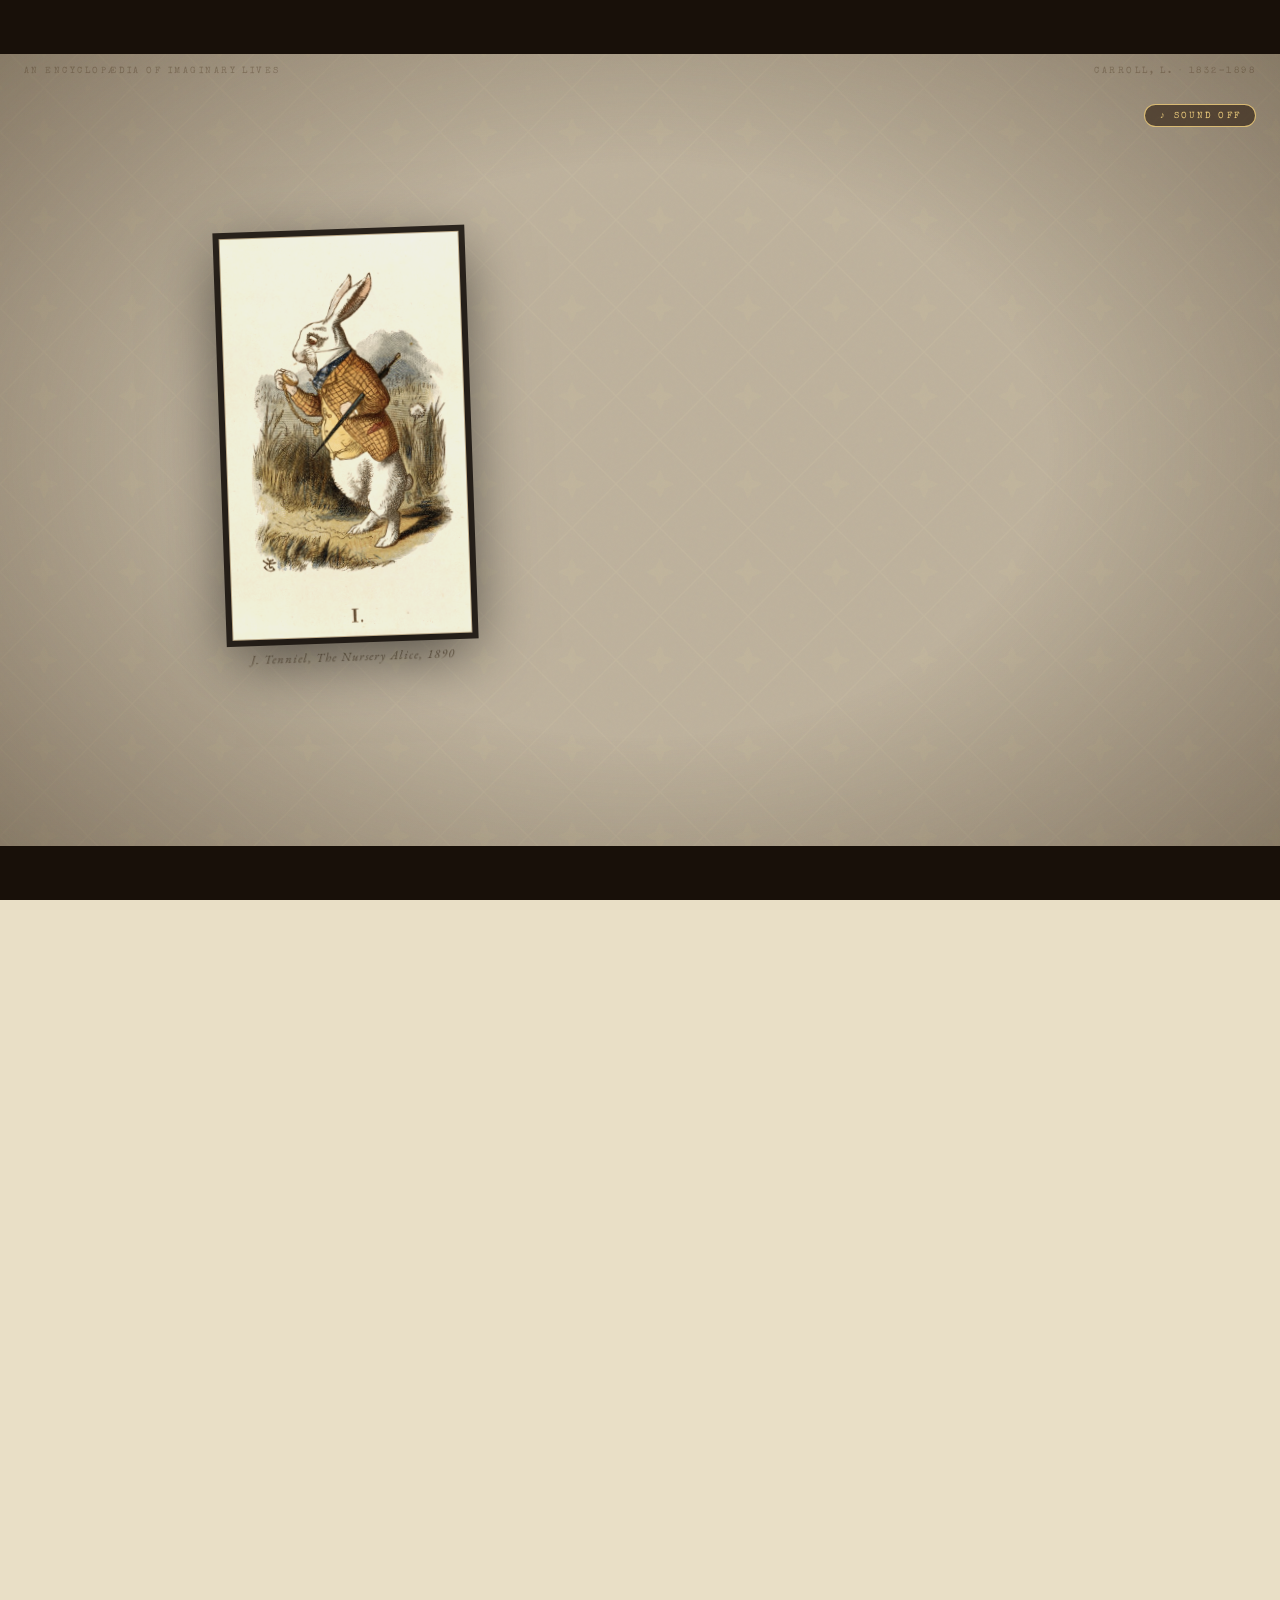
<file: index.html>
<!doctype html>
<html lang="en">
  <head>
    <meta charset="UTF-8" />
    <meta name="viewport" content="width=device-width, initial-scale=1.0" />

    <title>alice, interrupted</title>
    <meta name="description" content="An interactive scroll-driven fall down Lewis Carroll's rabbit hole, built in Three.js — and the strange neuroscience of why a one-second fall can feel like it lasted forever." />
    <meta name="author" content="drunkcaterpillar" />
    <meta name="keywords" content="Alice in Wonderland, rabbit hole, interactive, scrollytelling, Three.js, WebGL, time perception, creative coding, Lewis Carroll" />
    <link rel="canonical" href="https://drunkcaterpillar.github.io/alice-interrupted/" />
    <meta name="theme-color" content="#0a0705" />

    <!-- social share cards -->
    <meta property="og:type" content="website" />
    <meta property="og:site_name" content="alice, interrupted" />
    <meta property="og:title" content="alice, interrupted — fall down the rabbit hole" />
    <meta property="og:description" content="An interactive Three.js fall down the rabbit hole, and the neuroscience of why a one-second fall feels like forever. Scroll, sound on." />
    <meta property="og:url" content="https://drunkcaterpillar.github.io/alice-interrupted/" />
    <meta property="og:image" content="https://drunkcaterpillar.github.io/alice-interrupted/media/og-image.jpg" />
    <meta property="og:image:alt" content="Looking down a glowing amber rabbit-hole tunnel full of floating Victorian objects." />
    <meta name="twitter:card" content="summary_large_image" />
    <meta name="twitter:title" content="alice, interrupted — fall down the rabbit hole" />
    <meta name="twitter:description" content="An interactive Three.js fall down the rabbit hole, and the neuroscience of why a one-second fall feels like forever." />
    <meta name="twitter:image" content="https://drunkcaterpillar.github.io/alice-interrupted/media/og-image.jpg" />

    <link rel="icon" href="favicon.svg" />
    <link rel="preconnect" href="https://fonts.googleapis.com" />
    <link rel="preconnect" href="https://fonts.gstatic.com" crossorigin />
    <link rel="stylesheet" href="style.css" />

    <script type="application/ld+json">
      {
        "@context": "https://schema.org",
        "@type": "CreativeWork",
        "name": "alice, interrupted",
        "headline": "alice, interrupted — fall down the rabbit hole",
        "description": "An interactive scroll-driven fall down Lewis Carroll's rabbit hole, built in Three.js, and the neuroscience of why a one-second fall can feel like it lasted forever.",
        "url": "https://drunkcaterpillar.github.io/alice-interrupted/",
        "image": "https://drunkcaterpillar.github.io/alice-interrupted/media/og-image.jpg",
        "author": { "@type": "Person", "name": "drunkcaterpillar" },
        "keywords": "Alice in Wonderland, rabbit hole, Three.js, WebGL, time perception, interactive",
        "inLanguage": "en"
      }
    </script>
  </head>
  <body>
    <div class="scroll-runway" id="runway"></div>

    <!-- rough/torn edges for the paper cards -->
    <svg width="0" height="0" style="position: absolute" aria-hidden="true">
      <filter id="paper-torn" x="-8%" y="-8%" width="116%" height="116%">
        <feTurbulence type="fractalNoise" baseFrequency="0.012 0.016" numOctaves="3" seed="7" result="n" />
        <feDisplacementMap in="SourceGraphic" in2="n" scale="14" xChannelSelector="R" yChannelSelector="G" />
      </filter>
      <filter id="paper-torn-sm" x="-12%" y="-12%" width="124%" height="124%">
        <feTurbulence type="fractalNoise" baseFrequency="0.02 0.03" numOctaves="3" seed="3" result="n" />
        <feDisplacementMap in="SourceGraphic" in2="n" scale="9" xChannelSelector="R" yChannelSelector="G" />
      </filter>
    </svg>

    <!-- painted layers -->
    <canvas id="bg-canvas"></canvas>
    <canvas id="fx-canvas"></canvas>


    <!-- cinematic dressing -->
    <div class="cbar top"></div>
    <div class="cbar bot"></div>
    <div class="grain"></div>
    <div class="vignette"></div>

    <!-- corner labels -->
    <div class="corner tl">An Encyclopædia of Imaginary Lives</div>
    <div class="corner tr">Carroll, L. &middot; 1832–1898</div>

    <!-- opening: a dry reference entry you fall straight through -->
    <div class="refpage" id="refpage">
      <article class="ref-sheet">
        <div class="ref-stamp">a faithful account<br>of a falling brain</div>
        <div class="ref-runhead">
          <span>An Encyclop&aelig;dia of Imaginary Lives</span><span>Vol. III &middot; Carroll&ndash;Cheshire</span>
        </div>
        <div class="ref-note">first edition,<br>1865</div>
        <h1 class="ref-title">Carroll, Lewis</h1>
        <div class="ref-pron">
          /&#712;k&aelig;r&#601;l/ &middot; pseudonym of <em>Charles Lutwidge Dodgson</em>, 1832&ndash;1898
        </div>
        <div class="ref-rule"><span>&#10086;</span></div>
        <div class="ref-cols">
          <div class="ref-body">
            <p class="ref-lead"><span class="dropcap">E</span>nglish author, mathematician and
            logician, chiefly remembered for the children's novel <em>Alice's Adventures in
            Wonderland</em> (1865).<sup>[1]</sup> The book is conventionally read as nonsense,
            its episodes valued for invention rather than accuracy.<sup>[2]</sup></p>

            <h2 class="ref-h2">Down the Rabbit-Hole</h2>
            <p>The narrative opens as the protagonist follows a waistcoated rabbit and descends
            a vertical shaft of indeterminate depth. The passage is notable for its handling of
            <em>subjective duration</em>: the falling child examines cupboards, shelves and an
            empty marmalade jar wholly at her leisure.<sup>[3]</sup></p>

            <p>For more than a century this was filed under whimsy. <span class="ref-faint">A
            later cross-reference would file it elsewhere.</span><sup>[4]</sup></p>
          </div>

          <aside class="ref-box">
            <div class="rb-head">Carroll, Lewis</div>
            <dl>
              <dt>Born</dt><dd>27 January 1832, Daresbury</dd>
              <dt>Died</dt><dd>14 January 1898 (aged 65)</dd>
              <dt>Pen name</dt><dd>Lewis Carroll</dd>
              <dt>Occupation</dt><dd>Author; mathematician</dd>
              <dt>Notable work</dt><dd><em>Alice's Adventures<br>in Wonderland</em>, 1865</dd>
              <dt>Subject of</dt><dd>this entry, briefly</dd>
            </dl>
          </aside>
        </div>
        <div class="ref-foot">
          <span class="ref-loading">fetching plates&hellip;</span>
          <span class="ref-cue">scroll &middot; sound on</span>
        </div>
      </article>
    </div>

    <!-- the title card you fall through -->
    <div class="dive-line" id="dive-line">
      <div class="dl-card">
        <div class="dl-title">alice, interrupted</div>
        <div class="dl-rule"><span>&#10086;</span></div>
        <div class="dl-quote">&lsquo;In another moment down went Alice after it,<br>never once considering how in the world<br>she was to get out again.&rsquo;</div>
        <div class="dl-attr">Lewis Carroll &middot; Down the Rabbit-Hole &middot; 1865</div>
        <div class="dl-cue">
          <span class="dl-sound">&#9834;&ensp;turn your sound on &mdash; the button, top-right&ensp;&#8599;</span>
          <span>&#8595;&ensp;scroll to fall</span>
          <span>&#10022;&ensp;reach for whatever glints &mdash; hold to lift it, drag to turn it over</span>
        </div>
      </div>
    </div>

    <!-- white rabbit plate (tenniel, 1890, public domain) -->
    <div class="rabbit-plate" id="rabbit-plate">
      <img src="media/white-rabbit.jpg" alt="The White Rabbit, by John Tenniel" />
      <div class="rp-caption">J. Tenniel, <em>The Nursery Alice</em>, 1890</div>
    </div>

    <!-- hero text -->
    <div class="text-layer">
      <div class="hero" id="hero"></div>
      <div class="sub" id="sub"></div>
    </div>

    <!-- memory caption cards -->
    <div class="memcard left" id="mc-left"><div class="mc-inner" id="mcl-inner"></div></div>
    <div class="memcard right" id="mc-right"><div class="mc-inner" id="mcr-inner"></div></div>

    <!-- hud -->
    <div class="hud-timer" id="hud-timer">
      <div class="hud-val" id="timer-val">0.00s</div>
      <div class="hud-label">elapsed</div>
      <div class="hud-val hud-depth" id="depth-val">0 mi</div>
      <div class="hud-label">fallen · by her estimate</div>
    </div>
    <div class="hud-mem" id="hud-mem">
      <div class="hud-val" id="mem-val">0</div>
      <div class="hud-label">memories written</div>
    </div>

    <!-- scroll prompt -->
    <div class="scroll-prompt" id="scroll-prompt">
      <span>scroll</span>
      <div class="scroll-arrow"></div>
    </div>

    <!-- sound toggle -->
    <button class="sound-toggle" id="sound-toggle" aria-label="toggle sound">
      <span class="st-icon">&#9834;</span><span class="st-state">sound off</span>
    </button>

    <!-- finale: the bottom of the fall, and the door out -->
    <div class="finale" id="finale">
      <div class="finale-inner" id="finale-inner">
        <div class="fin-sheet">
          <div class="fin-rule"><span>&#10086;</span></div>
          <p class="fin-lede" data-fin="0">
            &lsquo;Either the well was very deep,<br>or she fell very slowly.&rsquo;
          </p>
          <p class="fin-turn" data-fin="1">
            Carroll wrote that in 1865 and called it a children&rsquo;s story.<br>
            A hundred and forty years later, a neuroscientist dropped<br>
            people off a tower and found the mechanism.
          </p>
        </div>

        <!-- the second door — a real carved doorway, the way out -->
        <a class="door" id="door" href="faq.html" data-fin="2" aria-label="step through, read on">
          <span class="door-img">
            <span class="door-within"><span class="door-step">step through &rarr;</span></span>
            <span class="door-gate left"></span>
            <span class="door-gate right"></span>
          </span>
          <span class="door-cite">
            <span class="dc-num">[4]</span> Stetson, Fiesta &amp; Eagleman,
            <em>&ldquo;Does Time Really Slow Down&hellip;&rdquo;</em>
          </span>
        </a>

        <div class="fin-foot" data-fin="2">
          <a href="#" id="again-link">fall again &#8635;</a>
          <span class="fb-sep">&middot;</span>
          <a href="#" id="share-link">share &#8599;</a>
        </div>
      </div>
    </div>

    <script src="effects.js"></script>
    <script src="audio.js"></script>
    <script src="engine.js"></script>
    <script type="module" src="wormhole.js"></script>
    <script type="module" src="rabbit.js"></script>
  </body>
</html>
</file>
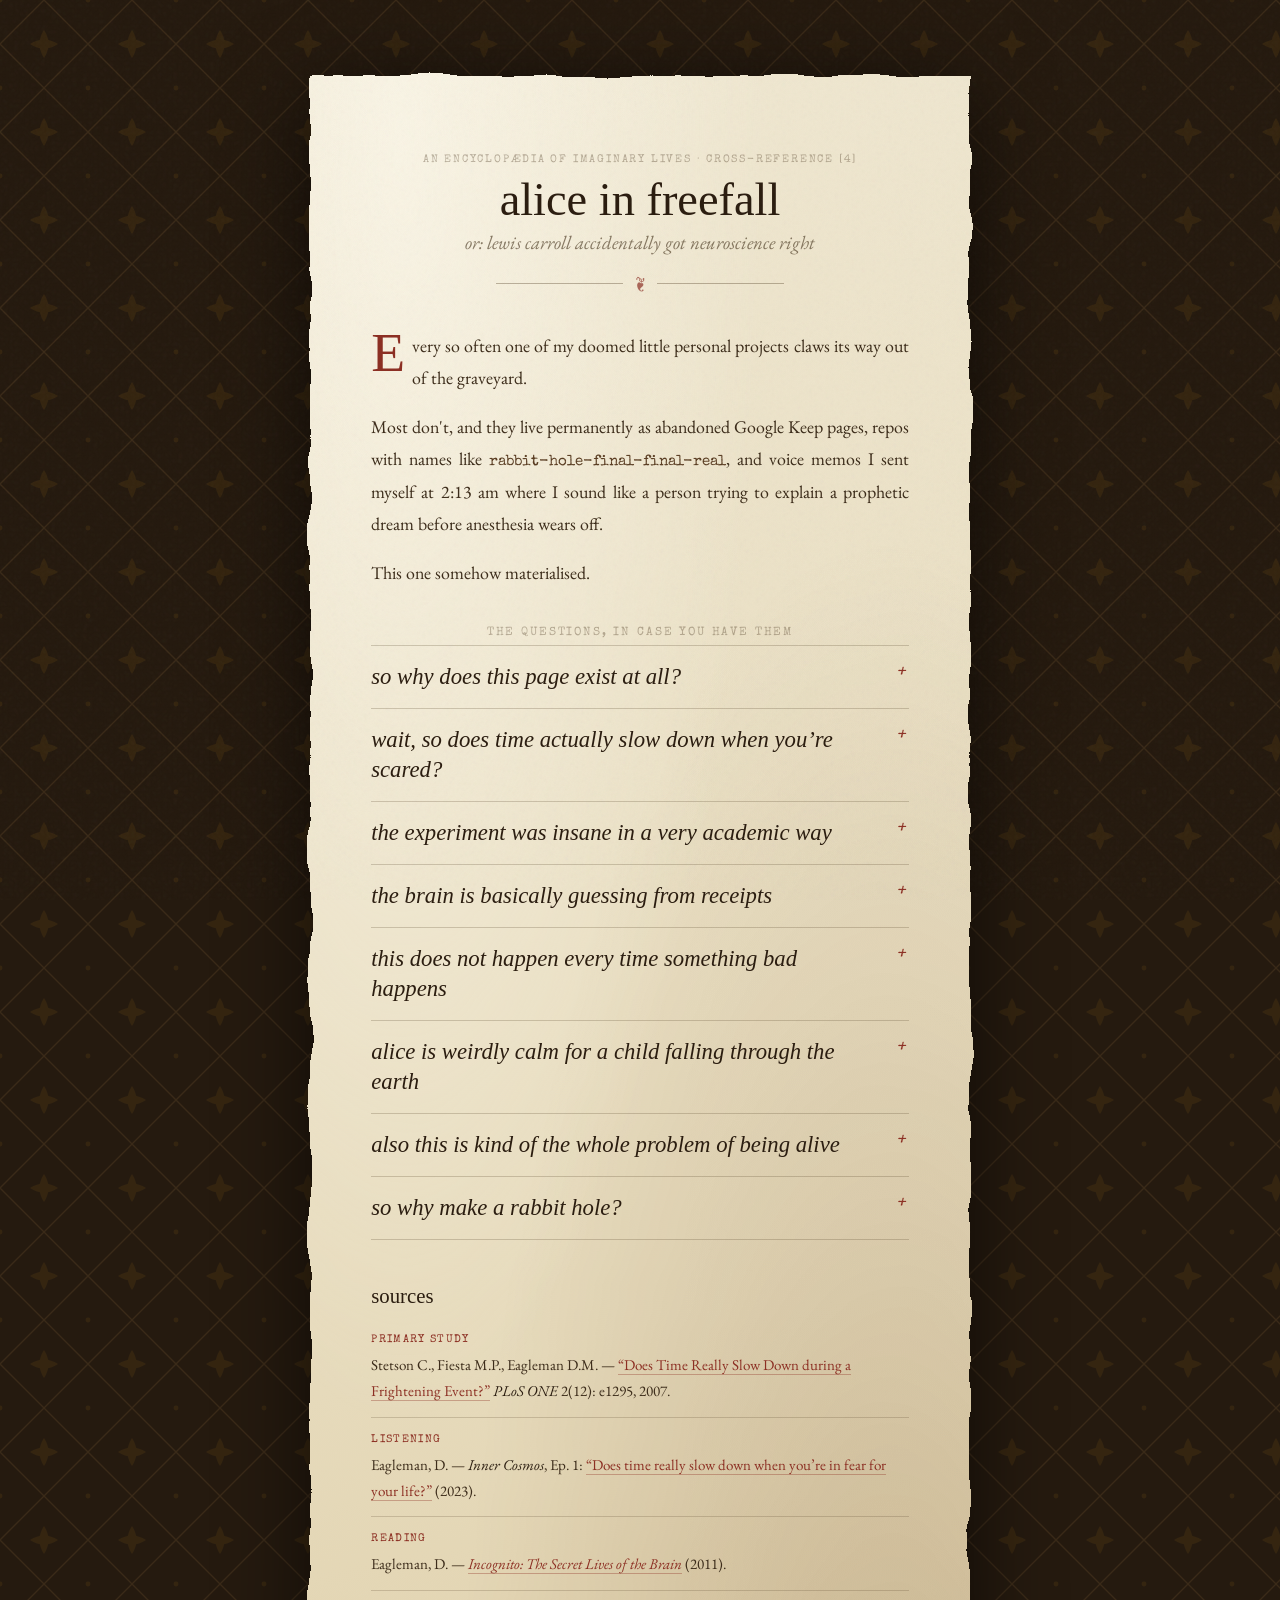
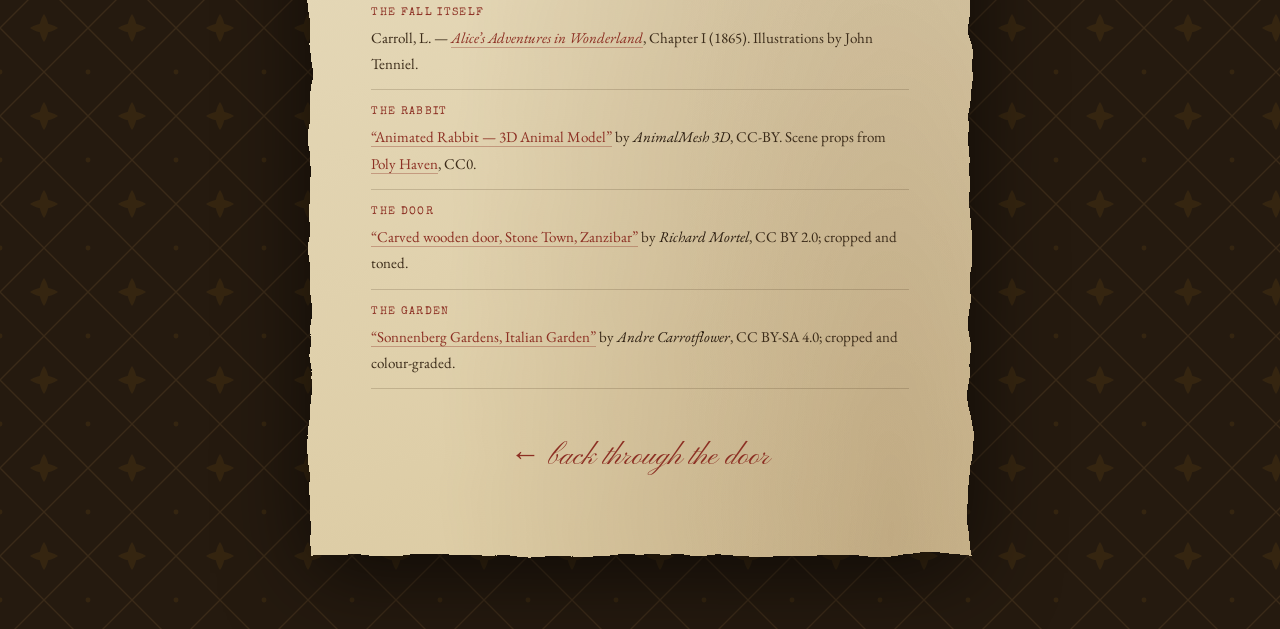
<file: faq.html>
<!doctype html>
<html lang="en">
  <head>
    <meta charset="UTF-8" />
    <meta name="viewport" content="width=device-width, initial-scale=1.0" />
    <title>alice in freefall</title>
    <meta
      name="description"
      content="Why a one-second fall can feel like minutes — fear, attention, memory, and how Lewis Carroll wrote Alice's rabbit-hole fall 140 years before the neuroscience caught up."
    />
    <meta name="author" content="drunkcaterpillar" />
    <link rel="canonical" href="https://drunkcaterpillar.github.io/alice-interrupted/faq.html" />
    <meta name="theme-color" content="#1d140b" />
    <meta property="og:type" content="article" />
    <meta property="og:site_name" content="alice, interrupted" />
    <meta property="og:title" content="Alice in Freefall — the neuroscience of a long fall" />
    <meta property="og:description" content="Why a one-second fall can feel like minutes — fear, attention, memory, and how Lewis Carroll guessed it in 1865." />
    <meta property="og:url" content="https://drunkcaterpillar.github.io/alice-interrupted/faq.html" />
    <meta property="og:image" content="https://drunkcaterpillar.github.io/alice-interrupted/media/og-image.jpg" />
    <meta name="twitter:card" content="summary_large_image" />
    <link rel="icon" href="favicon.svg" />
    <link rel="stylesheet" href="style.css" />
    <style>
      body {
        overflow: auto;
        background:
          var(--damask) repeat,
          #1d140b;
        color: #36281a;
      }
      .deep {
        position: relative;
        max-width: 40rem;
        margin: clamp(2.5rem, 7vw, 6rem) auto;
        padding: clamp(2.4rem, 5vw, 4rem) clamp(1.8rem, 4.5vw, 3.2rem);
        font-family: "IM Fell English", "EB Garamond", Georgia, serif;
        /* step through the door and the page flips open like a book */
        transform-origin: left center;
        backface-visibility: hidden;
        animation: book-open 1.4s cubic-bezier(0.33, 0, 0.2, 1) both;
      }
      @keyframes book-open {
        0% {
          transform: perspective(1600px) rotateY(-100deg);
          opacity: 0;
          filter: brightness(0.28);
        }
        22% {
          opacity: 0;
        }
        100% {
          transform: perspective(1600px) rotateY(0deg);
          opacity: 1;
          filter: brightness(1);
        }
      }
      @media (prefers-reduced-motion: reduce) {
        .deep {
          animation: none;
        }
      }
      .deep::before {
        content: "";
        position: absolute;
        inset: -14px -10px;
        z-index: -1;
        background:
          radial-gradient(
            ellipse at 14% 3%,
            rgba(255, 252, 242, 0.6),
            transparent 45%
          ),
          radial-gradient(
            ellipse at 88% 99%,
            rgba(120, 84, 44, 0.28),
            transparent 55%
          ),
          linear-gradient(170deg, #efe7d1, #e6dabb 60%, #dccba3);
        filter: url(#paper-torn) drop-shadow(0 18px 42px rgba(0, 0, 0, 0.6));
      }
      .deep-kicker {
        font-family: "Special Elite", monospace;
        font-size: clamp(0.56rem, 1.4vw, 0.7rem);
        letter-spacing: 0.16em;
        text-transform: uppercase;
        color: var(--ink-faint);
        text-align: center;
      }
      .deep h1 {
        font-family: "IM Fell English SC", serif;
        font-weight: 400;
        font-size: clamp(1.9rem, 5.6vw, 2.9rem);
        text-align: center;
        line-height: 1.08;
        color: #2b1d10;
        margin: 0.6rem 0 0.3rem;
      }
      .deep-dek {
        text-align: center;
        font-style: italic;
        font-size: clamp(0.95rem, 2.2vw, 1.18rem);
        color: var(--ink-dim);
      }
      .deep-rule {
        display: flex;
        align-items: center;
        gap: 0.8rem;
        width: min(18rem, 86%);
        margin: 1.3rem auto 2.4rem;
        color: rgba(140, 47, 35, 0.7);
        border: none;
      }
      .deep-rule::before,
      .deep-rule::after {
        content: "";
        flex: 1;
        height: 1px;
        background: rgba(70, 50, 25, 0.34);
      }
      .deep-rule span {
        font-size: 1rem;
        line-height: 1;
      }
      .deep p {
        font-size: clamp(1rem, 2vw, 1.12rem);
        line-height: 1.78;
        color: #3c2c1a;
        margin-bottom: 1.1rem;
        text-align: justify;
        hyphens: auto;
      }
      .deep p em,
      .faq-body em {
        color: var(--accent);
        font-style: italic;
      }
      .deep code,
      .faq-body code {
        font-family: "Special Elite", monospace;
        font-size: 0.84em;
        color: #5a3d22;
      }
      .lede:first-letter {
        font-family: "IM Fell English SC", serif;
        float: left;
        font-size: 3.1em;
        line-height: 0.7;
        padding: 0.06em 0.12em 0 0;
        color: var(--accent);
      }

      .faq-intro {
        font-family: "Special Elite", monospace;
        font-size: 0.72rem;
        text-transform: uppercase;
        letter-spacing: 0.16em;
        color: var(--ink-faint);
        text-align: center;
        margin: 2.4rem 0 0.4rem;
      }
      .faq {
        border-bottom: 1px solid rgba(70, 50, 25, 0.22);
      }
      .faq:first-of-type {
        border-top: 1px solid rgba(70, 50, 25, 0.22);
      }
      .faq summary {
        cursor: pointer;
        list-style: none;
        position: relative;
        padding: 1rem 2.2rem 1rem 0;
        font-family: "IM Fell English", serif;
        font-style: italic;
        font-size: clamp(1.1rem, 2.5vw, 1.42rem);
        line-height: 1.32;
        color: #2b1d10;
        transition: color 0.25s;
      }
      .faq summary::-webkit-details-marker {
        display: none;
      }
      .faq summary::after {
        content: "+";
        position: absolute;
        right: 0.25rem;
        top: 0.95rem;
        font-family: "Special Elite", monospace;
        font-size: 1.15rem;
        color: var(--accent);
      }
      .faq[open] summary::after {
        content: "\2013";
      }
      .faq summary:hover {
        color: var(--accent);
      }
      .faq-body {
        padding: 0.2rem 0 0.9rem;
      }
      .faq-body p {
        font-size: clamp(1rem, 2vw, 1.12rem);
        line-height: 1.78;
        color: #3c2c1a;
        margin-bottom: 1.1rem;
        text-align: justify;
        hyphens: auto;
      }
      .faq-body p:last-child {
        margin-bottom: 0;
      }

      .src-head {
        font-family: "IM Fell English SC", serif;
        font-weight: 400;
        font-size: clamp(1.05rem, 2.4vw, 1.3rem);
        color: #2b1d10;
        margin: 2.8rem 0 0.6rem;
      }
      .src {
        list-style: none;
        padding: 0;
      }
      .src li {
        font-size: 0.94rem;
        line-height: 1.75;
        color: #3c2c1a;
        padding: 0.75rem 0;
        border-bottom: 1px solid rgba(70, 50, 25, 0.2);
        text-align: left;
      }
      .src .s-tag {
        font-family: "Special Elite", monospace;
        font-size: 0.7rem;
        text-transform: uppercase;
        letter-spacing: 0.12em;
        color: var(--accent);
        display: block;
        margin-bottom: 0.15rem;
      }
      .src em {
        font-style: italic;
        color: #2b1d10;
      }
      .src a {
        color: var(--accent);
        text-decoration: none;
        border-bottom: 1px solid rgba(140, 47, 35, 0.35);
        transition:
          color 0.25s,
          border-color 0.25s;
      }
      .src a em {
        color: inherit;
      }
      .src a:hover {
        color: #2b1d10;
        border-color: #2b1d10;
      }
      .back {
        display: block;
        text-align: center;
        margin-top: 3rem;
        font-family: "Pinyon Script", cursive;
        font-size: clamp(1.4rem, 3.4vw, 1.9rem);
        color: var(--accent);
        text-decoration: none;
      }
      .back:hover {
        color: #2b1d10;
      }
    </style>
  </head>
  <body>
    <svg width="0" height="0" style="position: absolute" aria-hidden="true">
      <filter id="paper-torn" x="-8%" y="-8%" width="116%" height="116%">
        <feTurbulence
          type="fractalNoise"
          baseFrequency="0.012 0.016"
          numOctaves="3"
          seed="7"
          result="n"
        />
        <feDisplacementMap
          in="SourceGraphic"
          in2="n"
          scale="14"
          xChannelSelector="R"
          yChannelSelector="G"
        />
      </filter>
    </svg>
    <div class="grain"></div>
    <main class="deep">
      <div class="deep-kicker">
        An Encyclop&aelig;dia of Imaginary Lives &middot; cross-reference [4]
      </div>
      <h1>alice in freefall</h1>
      <div class="deep-dek">
        or: lewis carroll accidentally got neuroscience right
      </div>
      <div class="deep-rule"><span>&#10086;</span></div>

      <p class="lede">
        Every so often one of my doomed little personal projects claws its way
        out of the graveyard.
      </p>

      <p>
        Most don't, and they live permanently as abandoned Google Keep pages,
        repos with names like <code>rabbit-hole-final-final-real</code>, and
        voice memos I sent myself at 2:13 am where I sound like a person trying
        to explain a prophetic dream before anesthesia wears off.
      </p>

      <p>This one somehow materialised.</p>

      <div class="faq-intro">the questions, in case you have them</div>

      <details class="faq">
        <summary>so why does this page exist at all?</summary>
        <div class="faq-body">
          <p>
            Partly because I wanted an excuse to build something in Three.js
            after a long gap, which is a very respectable way to avoid answering
            emails. Partly because once the idea arrived, it became extremely
            annoying to not build it. You know when two unrelated things in your
            brain suddenly make eye contact from across the room? That.
          </p>
          <p>
            One of them was a neuroscience paper I read a while ago about fear
            and time perception after coming across it on a podcast. It asked
            the question everyone thinks they already know the answer to: when
            you&rsquo;re terrified, does your brain actually speed up? Are you
            suddenly taking in more frames per second? Is the world going
            slow-mo because some emergency setting turns you into Neo?
          </p>
          <p>The answer was no. Rude.</p>
          <p>
            The other thing was <em>Alice&rsquo;s Adventures in Wonderland</em>,
            which I was rereading for, well... pleasure. It's fine. We all have
            our problems.
          </p>
          <p>
            Anyways, so, I got to the rabbit hole chapter and there it was:
            Alice falling for ages. A long, weird, observant descent. She looks
            around, takes a jar off a shelf, reads the label, realizes
            it&rsquo;s empty, and carefully puts it back because she
            doesn&rsquo;t want to kill someone beneath her with marmalade
            shrapnel. She thinks about latitude and longitude. She wonders if
            she&rsquo;ll fall through the earth. She gets bored enough to almost
            fall asleep.
          </p>
          <p>
            And the interesting thing I noticed was that it was not unrealistic
            at all; it was closer to what the paper says than I&rsquo;d have
            expected.
          </p>
          <p>
            And I thought, wow. Lewis Carroll wrote this in 1865, with no
            neuroscience paper, no brain scans, no scientists throwing people
            off towers in Dallas. He just wrote a girl falling through a rabbit
            hole and somehow landed on the exact psychological texture of a long
            fall: too much noticing.
          </p>
          <p>
            So let's say this project was inspired by that, and putting my 3js
            to practice. It was hard to capture the educational part but it's
            too cool to not have mentioned it for anyone that would make it till
            here. I tried putting the science inside the tunnel at first, but it
            kept turning the whole thing into an interactive homework
            assignment, which is among the more depressing genres of website.
            So, this is the explainer part.
          </p>
          <p>
            Please do not treat this as a literature review. It is a fan letter
            to a coincidence, and I shall do my best to do the science justice.
            Sources at the bottom.
          </p>
        </div>
      </details>

      <details class="faq">
        <summary>
          wait, so does time actually slow down when you&rsquo;re scared?
        </summary>
        <div class="faq-body">
          <p>
            Apparently no, which is pretty inconvenient because it feels like it
            should. The obvious theory is that fear speeds up perception. More
            frames per second, more detail, more room to think between moments.
            The reason this feels convincing is that basically everyone who has
            been in a serious accident describes some version of it. The car
            came toward me so slowly. The fall took forever. I had time to think
            through ten things. I remember every detail.
          </p>
          <p>
            A neuroscientist had his own version. When he was eight, he fell off
            a roof in Albuquerque. He stepped past the roof&rsquo;s edge onto
            tar paper, which he did not understand was not roof, and dropped
            twelve feet onto his face. The fall took under a second, but his
            memory of it did not.
          </p>
          <p>
            He grew up, became a neuroscientist, and spent some time trying to
            figure out whether his childhood faceplant had revealed something
            interesting.
          </p>
          <p>Respect.</p>
          <p>
            And so he started collecting stories: A police officer fires three
            shots during a chase and experiences them as separate, deliberate
            decisions, with lengthy, entire thoughts in between: ricochet
            angles, bystanders, his career ending. His partner hears the shots
            as one quick burst. A doctor gets thrown from a motorcycle at 45 mph
            and feels sure the tumble lasted fifteen seconds. Physics says
            five-ish.
          </p>
          <p>
            The same pattern seemed to exist everywhere. Time changed during
            these situations.
          </p>
          <p>The obvious next question: did it, actually?</p>
        </div>
      </details>

      <details class="faq">
        <summary>the experiment was insane in a very academic way</summary>
        <div class="faq-body">
          <p>
            Eagleman first tried roller coasters, which I love because the image
            of a neuroscience lab going to a theme park for &ldquo;data&rdquo;
            is already perfect. Unfortunately, roller coasters were apparently
            too fun. Not scary enough. The brain did not believe death was on
            the table.
          </p>
          <p>
            So they found a 150-foot SCAD diving tower in Dallas. SCAD stands
            for Suspended Catch Air Device, which sounds fake in the way all
            real extreme-sport infrastructure sounds fake. You fall backward
            from a platform into a net, no rope, no pleasant view of your
            landing. Just sky, air, maybe regret.
          </p>
          <p>
            Eagleman tested it himself three times before sending volunteers up,
            and he said it remained terrifying every time, which is...
            comforting.
          </p>
          <p>
            Twenty-three people did the fall wearing a device he built called a
            perceptual chronometer. The device flashed numbers between positive
            and negative images faster than the eye can normally read. Under
            regular conditions, the number blurs. That was the trap.
          </p>
          <p>
            If fear actually made perception faster, the volunteers should have
            been able to read the number during the fall. The world would slow,
            the flicker would separate, and the number would appear.
          </p>
          <p>However, nobody read it. Zero people became Spiderman.</p>
          <p>
            But hold on, the cool part is: when they estimated how long the fall
            had lasted, they said their own fall took about a third longer than
            someone else&rsquo;s identical fall.
          </p>
          <p>
            So the slow motion was real as an experience, it just wasn&rsquo;t
            happening live. Very &ldquo;I didn&rsquo;t change anything during
            the event but I did edit the footage afterward.&rdquo;
          </p>
        </div>
      </details>

      <details class="faq">
        <summary>the brain is basically guessing from receipts</summary>
        <div class="faq-body">
          <p>
            The weirdest part is that the brain doesn&rsquo;t have one neat
            internal stopwatch keeping objective time for you. It has systems,
            signals, attention, memory, body states, guesses. When it needs to
            answer &ldquo;how long did that take?&rdquo; it often looks backward
            and checks how much got written down.
          </p>
          <p>Dense memory feels long. Thin memory feels short.</p>
          <p>
            We already know this, actually. Think: a boring highway drive can
            disappear even though it took three hours. The first day somewhere
            new feels enormous because your brain is filing every sidewalk crack
            like it will be examined later. Childhood summers felt endless
            because everything was new and dramatic and your brain had no
            templates yet. Adult summer is June, a confusingly expensive salad,
            two work emails, then September.
          </p>
          <p>Fear does the same-ish thing with maybe worse lighting?</p>
          <p>
            Under threat, your brain records more. The car hood. The tire sound.
            The angle of impact. The stupid irrelevant thought that somehow
            shows up, like &ldquo;Did I leave the stove on?&rdquo; or
            &ldquo;Alice wondering, do cats eat bats or bats eat cats?&rdquo;
            Then later, your brain reviews the pile and makes a very reasonable
            inference: wow, a lot happened. Must have taken forever.
          </p>
          <p>
            And that is the magic trick. A densely-packed panic archive that
            makes it feel like a slo-mo button in retrospect.
          </p>
          <p>
            The police officer and his partner heard the same three gunshots.
            One brain, in fear, wrote a novel while the other, not in fear, got
            a sound effect.
          </p>
        </div>
      </details>

      <details class="faq">
        <summary>this does not happen every time something bad happens</summary>
        <div class="faq-body">
          <p>This is the part that made the Alice thing click for me.</p>
          <p>
            The memory-dense version depends on attention. The danger has to
            arrive in a way the brain can register. You need enough warning for
            your attention to grab onto the event.
          </p>
          <p>
            A car sliding toward you from across an intersection? Your brain has
            time to lock in. The moment swells. Details get sticky. If you never
            noticed the car and got hit, well, then, nope.
          </p>
          <p>
            A pothole you don&rsquo;t see before your bike flips? Nothing
            cinematic. No elegant slow fall. Just a missing chunk and then the
            aftermath.
          </p>
          <p>
            Eagleman talks about being thrown over his handlebars into a pothole
            once and remembering none of it, which is almost funny after the
            roof story because the brain is apparently very picky about when it
            wants to become an experimental filmmaker.
          </p>
          <p>
            This matters because it means the slow-motion feeling is not
            &ldquo;fear&rdquo; alone. It&rsquo;s fear plus attention. The world
            has to present itself to you in time for your brain to start
            recording.
          </p>
          <p>Which brings us back to Alice.</p>
        </div>
      </details>

      <details class="faq">
        <summary>
          alice is weirdly calm for a child falling through the earth
        </summary>
        <div class="faq-body">
          <p>
            Yes, the coolest part! Alice&rsquo;s fall is not a blackout, nor an
            impact and then memory gap and then aftermath. Instead, it is a long
            attentional event.
          </p>
          <p>She watches herself fall.</p>
          <p>
            That&rsquo;s the whole thing. She is noticing and not merely
            dropping. She has time to inspect shelves. She has enough mental
            bandwidth to worry about dropping a jar on someone below, which
            seems very polite under the circumstances, I know. But it is
            surprisingly realistic under the circumstances, which makes it so
            cool. She thinks about geography. She gets lost in little theories.
            She becomes bored, which is such an incredible detail because
            boredom is what happens when fear has had too much page space and
            starts looking for hobbies.
          </p>
          <p>
            Carroll probably wrote it this way because a quick fall would be
            boring on the page. Or maybe he fell too? Honestly, I am not sure.
            But I think he nailed it. A child drops into darkness, lands,
            chapter over. Terrible.
          </p>
          <p>
            But accidentally, or intuitively, or through whatever strange
            private weather makes a writer good, he gave the fall the one
            condition that makes a fall feel long in real life: attention.
          </p>
          <p>
            Alice&rsquo;s descent is long because it is full, even if the
            physics would not say so.
          </p>
          <p>
            The book is fantasy, yes, obviously. Sure, nobody is doing peer
            review on the talking rabbit. But the emotional mechanics of the
            fall are not exactly incorrect. Carroll certainly didn&rsquo;t know
            that memory density could stretch retrospective time. Writers keep
            doing this, which is honestly very irritating for science, no?
            Someone makes up a scene because it feels right, and then 150 years
            later neuroscience arrives wearing a lab coat like,
            &ldquo;Unfortunately, the whimsical Victorian was cooking.&rdquo;
          </p>
        </div>
      </details>

      <details class="faq">
        <summary>also this is kind of the whole problem of being alive</summary>
        <div class="faq-body">
          <p>
            The fear stuff is dramatic, so it gets the tower and the wristband
            and the near-death anecdotes. But the same basic arithmetic is
            everywhere.
          </p>
          <p>A day with novelty expands. A day with routine collapses.</p>
          <p>
            This is why vacations feel long while you&rsquo;re in them and then
            somehow short when you&rsquo;re back. Why the first week in a new
            city feels like a whole semester. Why a terrible conversation can
            feel like three hours even if it was twelve minutes. Why months can
            disappear when every day has the same shape.
          </p>

          <p>
            But it also means attention is almost literally a part of duration.
            The more you notice, the more time seems to have existed. Maybe not
            during the moment, maybe only afterward, but it still counts. Memory
            is where most of us live anyway.
          </p>
        </div>
      </details>

      <details class="faq">
        <summary>so why make a rabbit hole?</summary>
        <div class="faq-body">
          <p>
            The coincidence felt too good to leave as a note in my phone, you
            know?
          </p>
          <p>
            A girl falls in a children&rsquo;s book. She notices everything. A
            neuroscientist falls off a roof and wonders why it felt so long.
            Volunteers fall backward off a tower in Dallas wearing a device that
            tries to catch the brain in the act.
          </p>
          <p>
            This was my little, albeit time-consuming attempt to put those
            things in the same room: the fantasy fall, the neuroscience fall,
            the strange human habit of turning attention into time.
          </p>
          <p>
            Also I wanted to build something in Three.js. I am sorry, but
            sometimes the honest explanation is &ldquo;I wanted the rabbit to
            move.&rdquo; I&rsquo;m just a girl.
          </p>
        </div>
      </details>

      <h2 class="src-head">sources</h2>
      <ul class="src">
        <li>
          <span class="s-tag">Primary study</span>
          Stetson C., Fiesta M.P., Eagleman D.M. &mdash;
          <a
            href="https://journals.plos.org/plosone/article?id=10.1371/journal.pone.0001295"
            target="_blank"
            rel="noopener"
            >&ldquo;Does Time Really Slow Down during a Frightening
            Event?&rdquo;</a
          >
          <em>PLoS ONE</em> 2(12): e1295, 2007.
        </li>
        <li>
          <span class="s-tag">Listening</span>
          Eagleman, D. &mdash; <em>Inner Cosmos</em>, Ep. 1:
          <a
            href="https://eagleman.com/podcast/does-time-really-slow-down-when-youre-in-fear-for-your-life/"
            target="_blank"
            rel="noopener"
            >&ldquo;Does time really slow down when you&rsquo;re in fear for
            your life?&rdquo;</a
          >
          (2023).
        </li>
        <li>
          <span class="s-tag">Reading</span>
          Eagleman, D. &mdash;
          <a
            href="https://eagleman.com/books/incognito/"
            target="_blank"
            rel="noopener"
            ><em>Incognito: The Secret Lives of the Brain</em></a
          >
          (2011).
        </li>
        <li>
          <span class="s-tag">The fall itself</span>
          Carroll, L. &mdash;
          <a
            href="https://www.gutenberg.org/ebooks/11"
            target="_blank"
            rel="noopener"
            ><em>Alice&rsquo;s Adventures in Wonderland</em></a
          >, Chapter I (1865). Illustrations by John Tenniel.
        </li>
        <li>
          <span class="s-tag">The rabbit</span>
          <a
            href="https://sketchfab.com/3d-models/animated-rabbit-3d-animal-model-244017d76f804d6eaa0dd2c33bcff50f"
            target="_blank"
            rel="noopener"
            >&ldquo;Animated Rabbit &mdash; 3D Animal Model&rdquo;</a
          >
          by <em>AnimalMesh 3D</em>, CC-BY. Scene props from
          <a href="https://polyhaven.com" target="_blank" rel="noopener"
            >Poly Haven</a
          >, CC0.
        </li>
        <li>
          <span class="s-tag">The door</span>
          <a
            href="https://commons.wikimedia.org/wiki/File:Carved_wooden_door,_Stone_Town,_Zanzibar_(33)_(29103171035).jpg"
            target="_blank"
            rel="noopener"
            >&ldquo;Carved wooden door, Stone Town, Zanzibar&rdquo;</a
          >
          by <em>Richard Mortel</em>, CC BY 2.0; cropped and toned.
        </li>
        <li>
          <span class="s-tag">The garden</span>
          <a
            href="https://commons.wikimedia.org/wiki/File:Sonnenberg_Gardens,_Canandaigua,_New_York_-_20210820_-_38_-_Italian_Garden.jpg"
            target="_blank"
            rel="noopener"
            >&ldquo;Sonnenberg Gardens, Italian Garden&rdquo;</a
          >
          by <em>Andre Carrotflower</em>, CC BY-SA 4.0; cropped and
          colour-graded.
        </li>
      </ul>

      <a class="back" href="index.html">&larr; back through the door</a>
    </main>
  </body>
</html>
</file>
<file: style.css>
/* im fell english = the inky old-print face for most of the reading.
   pinyon script = the flourishy mastheads. special elite = typewriter
   for the little labels + stamps. eb garamond is just a fallback. */
@import url("https://fonts.googleapis.com/css2?family=EB+Garamond:ital,wght@0,400;0,500;0,600;1,400;1,500&family=IM+Fell+English:ital@0;1&family=IM+Fell+English+SC&family=Pinyon+Script&family=Special+Elite&display=swap");

:root {
  --ink: #0a0705;
  --page: #e9dfc6; /* aged paper - the book, before + after the tunnel */
  --ink-text: #33240f;
  --ink-dim: rgba(62, 44, 20, 0.6);
  --ink-faint: rgba(70, 50, 25, 0.35);
  --accent: #8c2f23; /* queen-of-hearts red */
  --paper: #e6d9bc;
  --paper-dim: #cdbd9c;
  --gold: #c9a55c;
  --gold-bright: #e8c87a;
  --gold-faint: rgba(201, 165, 92, 0.35);
  --sepia-text: rgba(226, 212, 184, 0.82);
  --sepia-dim: rgba(196, 178, 148, 0.5);
  --teal-science: rgba(146, 178, 168, 0.55);
  /* dark brocade wallpaper the paper scraps sit on */
  --damask:
    url("data:image/svg+xml,%3Csvg xmlns='http://www.w3.org/2000/svg' width='88' height='88'%3E%3Crect width='88' height='88' fill='%23251a0f'/%3E%3Cg stroke='%233a2a18' stroke-width='1.3' fill='none'%3E%3Cpath d='M44 0 L88 44 L44 88 L0 44 Z'/%3E%3C/g%3E%3Cg fill='%23352510'%3E%3Cpath d='M44 30 q9 14 0 28 q-9 -14 0 -28 Z'/%3E%3Cpath d='M30 44 q14 9 28 0 q-14 -9 -28 0 Z'/%3E%3Ccircle cx='44' cy='44' r='3'/%3E%3Ccircle cx='0' cy='0' r='2.4'/%3E%3Ccircle cx='88' cy='0' r='2.4'/%3E%3Ccircle cx='0' cy='88' r='2.4'/%3E%3Ccircle cx='88' cy='88' r='2.4'/%3E%3C/g%3E%3C/svg%3E");
}

* {
  margin: 0;
  padding: 0;
  box-sizing: border-box;
}
html {
  overflow-x: hidden;
}
body {
  background: var(--page);
  color: var(--sepia-text);
  font-family: "EB Garamond", Georgia, serif;
  overflow-x: hidden;
}

.scroll-runway {
  height: 42000px;
  position: relative;
}

/* painted layers */
#bg-canvas,
#fx-canvas {
  position: fixed;
  top: 0;
  left: 0;
  width: 100vw;
  height: 100vh;
}
#bg-canvas {
  z-index: 1;
}
#fx-canvas {
  z-index: 5;
  pointer-events: none;
}

/* cinematic */
.cbar {
  position: fixed;
  left: 0;
  width: 100%;
  background: #181009;
  z-index: 50;
  pointer-events: none;
  height: 6vh;
}
.cbar.top {
  top: 0;
}
.cbar.bot {
  bottom: 0;
}

.grain {
  position: fixed;
  inset: 0;
  z-index: 45;
  pointer-events: none;
  opacity: 0.03;
  background-image: url("data:image/svg+xml,%3Csvg viewBox='0 0 200 200' xmlns='http://www.w3.org/2000/svg'%3E%3Cfilter id='g'%3E%3CfeTurbulence baseFrequency='0.85' numOctaves='3'/%3E%3C/filter%3E%3Crect width='100%25' height='100%25' filter='url(%23g)'/%3E%3C/svg%3E");
  animation: gs 0.09s steps(2) infinite;
}
@keyframes gs {
  to {
    background-position: 100% 100%;
  }
}

.vignette {
  position: fixed;
  inset: 0;
  z-index: 40;
  pointer-events: none;
  background: radial-gradient(
    ellipse at center,
    transparent 45%,
    rgba(46, 30, 12, 0.42) 100%
  );
}

/* corner labels */
.corner {
  position: fixed;
  z-index: 55;
  pointer-events: none;
  font-family: "Special Elite", monospace;
  font-size: 0.55rem;
  letter-spacing: 0.28em;
  text-transform: uppercase;
  color: rgba(201, 165, 92, 0.22);
  opacity: 0;
  animation: fi 1.5s 3.2s forwards;
}
body.on-paper .corner {
  color: var(--ink-faint);
}
body.on-paper .sound-toggle {
  background: rgba(238, 229, 205, 0.5);
  border-color: var(--ink-faint);
  color: var(--ink-dim);
}
.tl {
  top: calc(6vh + 0.8rem);
  left: 1.5rem;
}
.tr {
  top: calc(6vh + 0.8rem);
  right: 1.5rem;
  text-align: right;
}

/* opening: a torn encyclopaedia leaf, pinned to dark brocade */
.refpage {
  position: fixed;
  inset: 0;
  z-index: 20;
  display: flex;
  align-items: center;
  justify-content: center;
  pointer-events: none;
  perspective: 1300px;
  --dive: 0;
}
.refpage::before {
  content: "";
  position: absolute;
  inset: 0;
  z-index: -1;
  background: var(--damask) repeat, #1d140b;
  opacity: calc(1 - max(0, var(--dive) - 0.35) * 1.9);
}
/* the reference page turns like a book page - hinged on its left edge */
.ref-sheet {
  position: relative;
  width: min(47rem, 92vw);
  max-height: 88vh;
  padding: clamp(1.7rem, 4vw, 3rem) clamp(1.8rem, 4.6vw, 3.2rem);
  text-align: left;
  color: #36281a;
  font-family: "IM Fell English", "EB Garamond", Georgia, serif;
  transform-origin: 0% 50%;
  transform: rotate(-1deg) rotateY(calc(var(--dive) * -168deg));
  opacity: calc(1 - max(0, var(--dive) - 0.42) * 1.2);
  filter: brightness(calc(1 - var(--dive) * 0.34));
  backface-visibility: hidden;
  will-change: transform, opacity;
}
/* the paper itself - a torn, stained sheet behind the text */
.ref-sheet::before {
  content: "";
  position: absolute;
  inset: -12px -10px;
  z-index: -1;
  background:
    radial-gradient(ellipse at 14% 8%, rgba(255, 252, 242, 0.6), transparent 55%),
    radial-gradient(ellipse at 88% 96%, rgba(120, 84, 44, 0.3), transparent 58%),
    radial-gradient(circle at 70% 30%, rgba(150, 110, 60, 0.16), transparent 40%),
    linear-gradient(168deg, #efe7d1, #e6dabb 60%, #d8c79f);
  filter: url(#paper-torn) drop-shadow(0 20px 36px rgba(0, 0, 0, 0.55));
}

.ref-runhead {
  display: flex;
  justify-content: space-between;
  align-items: baseline;
  gap: 1rem;
  border-bottom: 1px solid rgba(70, 50, 25, 0.3);
  padding-bottom: 0.45rem;
}
.ref-runhead span:first-child {
  font-family: "Pinyon Script", cursive;
  font-size: clamp(1.1rem, 2.8vw, 1.7rem);
  color: #5a3d22;
  letter-spacing: 0.01em;
}
.ref-runhead span:last-child {
  font-family: "Special Elite", monospace;
  font-size: clamp(0.5rem, 1.2vw, 0.64rem);
  letter-spacing: 0.12em;
  text-transform: uppercase;
  color: var(--ink-faint);
}
.ref-title {
  margin-top: 0.7rem;
  font-family: "IM Fell English SC", "IM Fell English", serif;
  font-weight: 400;
  font-size: clamp(2.1rem, 5.8vw, 3.2rem);
  line-height: 1.02;
  letter-spacing: 0.01em;
  color: #2b1d10;
}
.ref-pron {
  margin-top: 0.25rem;
  font-style: italic;
  font-size: clamp(0.86rem, 1.8vw, 1.02rem);
  color: var(--ink-dim);
}
.ref-pron em { color: #2b1d10; }
/* a fleuron between two rules, slightly off-centre */
.ref-rule {
  display: flex;
  align-items: center;
  gap: 0.8rem;
  margin: 0.9rem 0 1.2rem;
  color: rgba(140, 47, 35, 0.7);
}
.ref-rule::before, .ref-rule::after {
  content: "";
  flex: 1;
  height: 1px;
  background: rgba(70, 50, 25, 0.34);
}
.ref-rule::after { flex: 0.78; }
.ref-rule span { font-size: 0.9rem; line-height: 1; }
.ref-cols {
  display: flex;
  gap: clamp(1.2rem, 3vw, 2.2rem);
  align-items: flex-start;
}
.ref-body {
  flex: 1 1 auto;
  font-size: clamp(0.96rem, 1.95vw, 1.12rem);
  line-height: 1.66;
  text-align: justify;
  hyphens: auto;
}
.ref-body p { margin-bottom: 0.8rem; }
.ref-lead .dropcap {
  float: left;
  font-family: "IM Fell English SC", serif;
  font-size: 3.2em;
  line-height: 0.7;
  padding: 0.06em 0.12em 0 0;
  color: var(--accent);
}
.ref-body em { font-style: italic; color: #2b1d10; }
.ref-body sup {
  font-size: 0.64em;
  color: var(--accent);
  padding-left: 0.05em;
}
.ref-faint { color: var(--ink-faint); font-style: italic; }
.ref-h2 {
  margin: 0.3rem 0 0.55rem;
  font-family: "IM Fell English SC", serif;
  font-weight: 400;
  font-size: clamp(0.95rem, 2vw, 1.15rem);
  letter-spacing: 0.04em;
  color: #2b1d10;
}
/* the infobox - a tilted index-card scrap, taped on */
.ref-box {
  position: relative;
  flex: 0 0 clamp(8.8rem, 22vw, 12rem);
  margin-top: 0.4rem;
  border: 1px solid rgba(96, 66, 32, 0.45);
  background:
    radial-gradient(ellipse at 80% 90%, rgba(120, 84, 44, 0.18), transparent 60%),
    linear-gradient(160deg, #f0e7cf, #e2d3ac);
  box-shadow: 0 6px 16px rgba(0, 0, 0, 0.32), 0 1px 3px rgba(0, 0, 0, 0.3);
  font-size: clamp(0.68rem, 1.4vw, 0.8rem);
  transform: rotate(1.6deg);
}
.ref-box::before {
  content: "";
  position: absolute;
  top: -9px;
  left: 50%;
  width: 46px;
  height: 18px;
  transform: translateX(-50%) rotate(-3deg);
  background: rgba(214, 198, 150, 0.55);
  border: 1px solid rgba(150, 120, 70, 0.3);
  box-shadow: 0 1px 3px rgba(0, 0, 0, 0.18);
}
.rb-head {
  background: rgba(120, 84, 44, 0.2);
  border-bottom: 1px solid rgba(96, 66, 32, 0.35);
  padding: 0.4rem 0.6rem;
  font-family: "IM Fell English SC", serif;
  letter-spacing: 0.04em;
  color: #2b1d10;
}
.ref-box dl {
  display: grid;
  grid-template-columns: auto 1fr;
  gap: 0.3rem 0.6rem;
  padding: 0.6rem;
  line-height: 1.4;
}
.ref-box dt {
  font-family: "Special Elite", monospace;
  font-size: 0.82em;
  text-transform: uppercase;
  letter-spacing: 0.02em;
  color: var(--ink-faint);
}
.ref-box dd { color: var(--ink-dim); }
.ref-box dd em { font-style: italic; color: #2b1d10; }
.ref-foot {
  display: flex;
  justify-content: space-between;
  margin-top: 1.2rem;
  padding-top: 0.55rem;
  border-top: 1px solid rgba(70, 50, 25, 0.3);
  font-family: "Special Elite", monospace;
  font-size: clamp(0.5rem, 1.2vw, 0.64rem);
  letter-spacing: 0.14em;
  text-transform: uppercase;
  color: var(--ink-faint);
}
.ref-cue { color: rgba(140, 47, 35, 0.75); }
.ref-loading { animation: bob 2s ease-in-out infinite; transition: opacity 0.6s; }
.refpage.ready .ref-loading { opacity: 0; animation: none; }

/* red rubber-stamp tagline, slapped on crooked */
.ref-stamp {
  position: absolute;
  top: clamp(2.6rem, 7vw, 4.2rem);
  right: clamp(1rem, 3vw, 2.2rem);
  font-family: "Special Elite", monospace;
  font-size: clamp(0.6rem, 1.5vw, 0.82rem);
  line-height: 1.35;
  text-align: center;
  text-transform: uppercase;
  letter-spacing: 0.06em;
  color: rgba(150, 40, 30, 0.72);
  border: 2px solid rgba(150, 40, 30, 0.55);
  border-radius: 4px;
  padding: 0.35rem 0.6rem;
  transform: rotate(8deg);
  mix-blend-mode: multiply;
  opacity: 0.88;
}
/* handwritten margin note */
.ref-note {
  position: absolute;
  top: clamp(0.4rem, 2vw, 1.2rem);
  right: clamp(7rem, 22vw, 12rem);
  font-family: "Pinyon Script", cursive;
  font-size: clamp(1rem, 2.4vw, 1.5rem);
  line-height: 1.1;
  text-align: center;
  color: rgba(40, 60, 110, 0.7);
  transform: rotate(-7deg);
}

@media (max-width: 640px) {
  .ref-cols { flex-direction: column; }
  .ref-box { flex-basis: auto; width: 100%; transform: rotate(0.8deg); }
  .ref-stamp { top: 3.4rem; }
  .ref-note { display: none; }
}

/* the title card you fall through - same torn-paper-on-brocade world as page one */
.dive-line {
  position: fixed;
  inset: 0;
  z-index: 60;
  display: flex;
  align-items: center;
  justify-content: center;
  pointer-events: none;
  opacity: 0;
  padding: 0 1.5rem;
}
.dive-line::before {
  content: "";
  position: absolute;
  inset: 0;
  z-index: -1;
  background:
    var(--damask) repeat,
    #1d140b;
}
.dl-card {
  position: relative;
  max-width: 33rem;
  padding: clamp(1.8rem, 5vw, 2.8rem) clamp(2rem, 6vw, 3.4rem);
  text-align: center;
  color: #2b1d10;
  font-family: "IM Fell English", "EB Garamond", Georgia, serif;
  transform: translateY(12px) rotate(-1deg);
  transition: transform 0.9s cubic-bezier(0.22, 1, 0.36, 1);
}
.dive-line.on .dl-card { transform: translateY(0) rotate(-1deg); }
.dl-card::before {
  content: "";
  position: absolute;
  inset: -12px -10px;
  z-index: -1;
  background:
    radial-gradient(ellipse at 16% 8%, rgba(255, 252, 242, 0.6), transparent 55%),
    radial-gradient(ellipse at 86% 96%, rgba(120, 84, 44, 0.3), transparent 58%),
    linear-gradient(168deg, #efe7d1, #e6dabb 60%, #d8c79f);
  filter: url(#paper-torn) drop-shadow(0 18px 38px rgba(0, 0, 0, 0.6));
}
.dl-title {
  font-family: "IM Fell English SC", serif;
  font-size: clamp(1.9rem, 5.6vw, 3rem);
  line-height: 1.02;
  letter-spacing: 0.01em;
  color: #2b1d10;
}
.dl-rule {
  display: flex;
  align-items: center;
  gap: 0.7rem;
  width: 72%;
  margin: 0.85rem auto 1rem;
  color: rgba(140, 47, 35, 0.7);
}
.dl-rule::before, .dl-rule::after {
  content: "";
  flex: 1;
  height: 1px;
  background: rgba(70, 50, 25, 0.32);
}
.dl-rule span { font-size: 0.9rem; line-height: 1; }
.dl-quote {
  font-style: italic;
  font-size: clamp(1rem, 2.3vw, 1.28rem);
  line-height: 1.55;
  color: #3c2c1a;
}
.dl-attr {
  margin-top: 0.7rem;
  font-family: "Special Elite", monospace;
  font-size: clamp(0.5rem, 1.2vw, 0.62rem);
  text-transform: uppercase;
  letter-spacing: 0.14em;
  color: var(--ink-faint);
}
.dl-cue {
  display: flex;
  flex-direction: column;
  gap: 0.5rem;
  margin-top: 1.6rem;
  padding-top: 1.2rem;
  border-top: 1px solid rgba(70, 50, 25, 0.22);
  font-family: "Special Elite", monospace;
  font-size: clamp(0.6rem, 1.4vw, 0.74rem);
  letter-spacing: 0.05em;
  line-height: 1.4;
  color: #5a3d22;
}
.dl-cue span:last-child { color: rgba(140, 47, 35, 0.78); }
/* the sound cue is the loud one - it points up to the toggle */
.dl-sound {
  color: var(--accent) !important;
  font-size: 1.12em;
  letter-spacing: 0.06em;
  text-shadow: 0 0 0 transparent;
  animation: dl-sound-beat 1.5s ease-in-out infinite;
}
@keyframes dl-sound-beat {
  0%, 100% { opacity: 0.72; }
  50% { opacity: 1; text-shadow: 0 0 12px rgba(140, 47, 35, 0.4); }
}
@media (prefers-reduced-motion: reduce) {
  .dl-sound { animation: none; opacity: 1; }
}

/* inspect hint (shows while you're holding a prop) */
.inspect-hint {
  position: fixed;
  bottom: calc(6vh + 3.6rem);
  left: 50%;
  transform: translateX(-50%);
  z-index: 66;
  pointer-events: none;
  font-family: "Special Elite", monospace;
  font-size: 0.6rem;
  letter-spacing: 0.26em;
  text-transform: uppercase;
  white-space: nowrap;
  color: rgba(232, 200, 122, 0.8);
  text-shadow: 0 1px 14px rgba(0, 0, 0, 0.9);
  opacity: 0;
  transition: opacity 0.45s;
}
.inspect-hint.on {
  opacity: 1;
}

/* specimen tag (hover label on the 3d props) */
.specimen-tag {
  position: fixed;
  z-index: 66;
  pointer-events: none;
  transform: translate(-50%, -100%);
  font-family: "Special Elite", monospace;
  font-size: 0.62rem;
  letter-spacing: 0.18em;
  text-transform: uppercase;
  white-space: nowrap;
  color: #3a2a14;
  background: linear-gradient(170deg, #ead9b6, #d4bd8e);
  border: 1px solid rgba(96, 66, 32, 0.4);
  border-radius: 2px;
  padding: 0.3rem 0.65rem;
  box-shadow: 0 4px 16px rgba(0, 0, 0, 0.5);
  opacity: 0;
  transition: opacity 0.35s;
}
.specimen-tag.on {
  opacity: 1;
}

/* grab cue - deliberately NOT parchment, so "you can touch this" reads
   as its own thing, separate from the written tags */
.turn-cue {
  position: fixed;
  z-index: 67;
  pointer-events: none;
  transform: translate(-50%, 0);
  font-family: "Special Elite", monospace;
  font-size: 0.56rem;
  letter-spacing: 0.18em;
  text-transform: uppercase;
  white-space: nowrap;
  color: var(--gold-bright);
  background: rgba(16, 10, 4, 0.7);
  border: 1px solid rgba(232, 200, 122, 0.55);
  border-radius: 2rem;
  padding: 0.3rem 0.75rem;
  opacity: 0;
  transition: opacity 0.3s;
  animation: turn-pulse 1.5s ease-in-out infinite;
}
.turn-cue.on {
  opacity: 1;
}
@keyframes turn-pulse {
  0%, 100% { box-shadow: 0 0 13px rgba(232, 200, 122, 0.18); }
  50% { box-shadow: 0 0 26px rgba(232, 200, 122, 0.5); }
}
@media (prefers-reduced-motion: reduce) {
  .turn-cue { animation: none; }
}

/* white rabbit plate */
.rabbit-plate {
  position: fixed;
  left: 27%;
  top: 50%;
  transform: translate(-50%, -50%) rotate(-2deg) scale(0.96);
  z-index: 58;
  pointer-events: none;
  opacity: 0;
  transition:
    opacity 1.2s ease,
    transform 1.2s cubic-bezier(0.22, 1, 0.36, 1);
  width: clamp(150px, 22vw, 240px);
}
.rabbit-plate.on {
  opacity: 1;
  transform: translate(-50%, -50%) rotate(-2deg) scale(1);
}
/* while the plate's up, push the hero text over to the right */
.text-layer.beside-plate .hero {
  margin-left: 30vw;
  max-width: 24rem;
  text-align: left;
}
@media (max-width: 700px) {
  .rabbit-plate {
    left: 50%;
    top: 32%;
  }
  .text-layer.beside-plate .hero {
    margin-left: 0;
    margin-top: 38vh;
    max-width: 90vw;
    text-align: center;
    font-size: 0.95rem;
  }
}
.rabbit-plate img {
  width: 100%;
  display: block;
  border: 1px solid rgba(201, 165, 92, 0.25);
  outline: 6px solid rgba(20, 14, 8, 0.85);
  box-shadow: 0 18px 60px rgba(0, 0, 0, 0.6);
  filter: sepia(0.18) brightness(0.94);
}
.rp-caption {
  margin-top: 0.7rem;
  text-align: center;
  font-size: 0.78rem;
  letter-spacing: 0.08em;
  color: var(--ink-dim);
  font-style: italic;
}

/* hero text */
.text-layer {
  position: fixed;
  inset: 0;
  z-index: 60;
  pointer-events: none;
  display: flex;
  align-items: center;
  justify-content: center;
  flex-direction: column;
  padding: 0 2rem;
}
/* the "after the tunnel" beat - a torn note in the same letterpress world */
.hero {
  position: relative;
  font-family: "IM Fell English SC", "IM Fell English", serif;
  font-weight: 400;
  font-style: normal;
  font-size: clamp(1.15rem, 2.8vw, 1.95rem);
  text-align: center;
  max-width: 28rem;
  line-height: 1.5;
  letter-spacing: 0.01em;
  color: #2b1d10;
  padding: clamp(1.6rem, 4vw, 2.6rem) clamp(2rem, 5vw, 3.2rem);
  opacity: 0;
  transform: translateY(8px) rotate(-1.2deg);
  transition:
    opacity 0.85s ease,
    transform 0.85s ease;
}
.hero::before {
  content: "";
  position: absolute;
  inset: -10px -8px;
  z-index: -1;
  background:
    radial-gradient(ellipse at 16% 8%, rgba(255, 252, 242, 0.6), transparent 55%),
    radial-gradient(ellipse at 86% 96%, rgba(120, 84, 44, 0.28), transparent 58%),
    linear-gradient(168deg, #efe7d1, #e6dabb 60%, #d8c79f);
  filter: url(#paper-torn) drop-shadow(0 16px 32px rgba(0, 0, 0, 0.42));
}
.hero.on {
  opacity: 1;
  transform: translateY(0) rotate(-1.2deg);
}
.hero em {
  font-style: italic;
  color: var(--accent);
}
.hero .dim {
  font-size: 0.78em;
  font-style: italic;
  color: var(--ink-dim);
}
.sub {
  font-size: clamp(0.7rem, 1.4vw, 0.85rem);
  font-variant: small-caps;
  letter-spacing: 0.2em;
  color: var(--ink-dim);
  margin-top: 0.8rem;
  opacity: 0;
  transition: opacity 0.85s 0.25s;
}
.sub.on {
  opacity: 1;
}

/* memory caption cards - aged paper scraps */
.memcard {
  position: fixed;
  top: 54%;
  z-index: 12;
  pointer-events: none;
  max-width: clamp(12rem, 21vw, 16rem);
  opacity: 0;
  transition:
    opacity 0.9s ease,
    transform 0.9s cubic-bezier(0.22, 1, 0.36, 1);
  transform: translateY(16px);
}
.memcard.on {
  opacity: 1;
  transform: translateY(0);
}
.memcard.left {
  left: clamp(1rem, 6vw, 5rem);
  transform: translateY(16px) rotate(-1.3deg);
}
.memcard.right {
  right: clamp(1rem, 6vw, 5rem);
  text-align: right;
  transform: translateY(16px) rotate(1.1deg);
}
.memcard.left.on {
  transform: translateY(0) rotate(-1.3deg);
}
.memcard.right.on {
  transform: translateY(0) rotate(1.1deg);
}
.mc-inner {
  /* aged cream paper, lit by lantern light */
  background:
    radial-gradient(ellipse at 8% 6%, rgba(255, 250, 235, 0.5), transparent 55%),
    radial-gradient(ellipse at 94% 96%, rgba(146, 105, 58, 0.4), transparent 55%),
    radial-gradient(ellipse at 50% 120%, rgba(120, 84, 44, 0.35), transparent 60%),
    linear-gradient(166deg, #ead9b6, #d9c294 58%, #c8ad7c);
  border: 1px solid rgba(96, 66, 32, 0.35);
  border-radius: 2px 7px 3px 8px;
  padding: 0.9rem 1.15rem;
  box-shadow:
    0 10px 34px rgba(0, 0, 0, 0.55),
    0 2px 6px rgba(0, 0, 0, 0.35),
    inset 0 0 26px rgba(124, 90, 46, 0.28);
}
.mc-text {
  font-family: "IM Fell English", "EB Garamond", Georgia, serif;
  font-style: normal;
  font-size: clamp(0.8rem, 1.6vw, 0.98rem);
  color: #332413;
  line-height: 1.58;
}
.mc-text em {
  color: #7a3326;
  font-weight: 500;
}

/* hud */
.hud-timer,
.hud-mem {
  position: fixed;
  bottom: calc(6vh + 1.4rem);
  z-index: 62;
  pointer-events: none;
  opacity: 0;
  transition: opacity 0.7s;
}
.hud-timer {
  right: clamp(1rem, 3vw, 2.5rem);
  text-align: right;
}
.hud-mem {
  left: clamp(1rem, 3vw, 2.5rem);
}
.hud-timer.on,
.hud-mem.on {
  opacity: 1;
}
.hud-val {
  font-family: "Special Elite", monospace;
  font-size: clamp(0.85rem, 2vw, 1.25rem);
  color: rgba(201, 165, 92, 0.65);
  letter-spacing: 0.04em;
}
.hud-depth {
  margin-top: 0.45rem;
  font-size: clamp(0.6rem, 1.4vw, 0.8rem);
  color: rgba(201, 165, 92, 0.4);
}
.hud-label {
  font-family: "Special Elite", monospace;
  font-size: 0.38rem;
  letter-spacing: 0.16em;
  text-transform: uppercase;
  color: rgba(201, 165, 92, 0.24);
  margin-top: 0.14rem;
}
.hud-mem .hud-val {
  color: rgba(232, 200, 122, 0.7);
}

/* scroll prompt */
.scroll-prompt {
  position: fixed;
  bottom: calc(6vh + 1.6rem);
  left: 50%;
  transform: translateX(-50%);
  z-index: 65;
  text-align: center;
  pointer-events: none;
  opacity: 0;
  animation: fi 2s 2.2s forwards;
  transition: opacity 0.6s;
}
.scroll-prompt.hide {
  animation: none;
  opacity: 0;
}
.scroll-prompt span {
  font-size: 0.78rem;
  font-variant: small-caps;
  letter-spacing: 0.3em;
  color: var(--ink-dim);
}
.scroll-arrow {
  display: block;
  width: 1px;
  height: 24px;
  margin: 0.4rem auto 0;
  background: linear-gradient(rgba(62, 44, 20, 0.55), transparent);
  animation: bob 2.5s ease-in-out infinite;
}
@keyframes fi {
  to {
    opacity: 1;
  }
}
@keyframes bob {
  0%, 100% { opacity: 0.3; transform: translateY(0); }
  50%      { opacity: 0.85; transform: translateY(5px); }
}

/* sound toggle */
.sound-toggle {
  position: fixed;
  top: calc(6vh + 3.1rem);
  right: 1.5rem;
  z-index: 90;
  background: rgba(10, 7, 5, 0.4);
  border: 1px solid rgba(201, 165, 92, 0.18);
  border-radius: 2rem;
  color: rgba(201, 165, 92, 0.45);
  font-family: "Special Elite", monospace;
  font-size: 0.58rem;
  letter-spacing: 0.22em;
  text-transform: uppercase;
  padding: 0.34rem 0.9rem;
  cursor: pointer;
  opacity: 0;
  animation: fi 1.5s 4.5s forwards;
  transition: color 0.4s, border-color 0.4s;
}
.sound-toggle:hover {
  color: var(--gold-bright);
  border-color: rgba(201, 165, 92, 0.45);
}
.sound-toggle.playing {
  color: var(--gold-bright);
  border-color: rgba(201, 165, 92, 0.4);
}
/* the "sound on" beat - make the button obvious top-right */
.sound-toggle.notice:not(.playing) {
  opacity: 1;
  color: var(--gold-bright);
  background: rgba(40, 24, 10, 0.6);
  border-color: rgba(232, 200, 122, 0.9);
  animation: pulse-ring 1.3s ease-in-out infinite;
}
@keyframes pulse-ring {
  0%, 100% { box-shadow: 0 0 0 0 rgba(232, 200, 122, 0); transform: scale(1); }
  50%      { box-shadow: 0 0 26px 6px rgba(232, 200, 122, 0.5); transform: scale(1.07); }
}
@media (prefers-reduced-motion: reduce) {
  .sound-toggle.notice:not(.playing) { animation: none; }
}
.sound-toggle .st-icon {
  margin-right: 0.45rem;
}

/* finale: a torn closing note on dark brocade, then the door out */
.finale {
  position: fixed;
  inset: 0;
  z-index: 80;
  pointer-events: none;
  opacity: 0;
  transition: opacity 1.2s;
  background: var(--damask) repeat, #1d140b;
  overflow: hidden;
}
.finale.on {
  opacity: 1;
}
.finale-inner {
  position: absolute;
  inset: 0;
  display: flex;
  flex-direction: column;
  align-items: center;
  justify-content: center;
  text-align: center;
  max-width: 44rem;
  margin: 0 auto;
  padding: 7vh 2rem;
}
/* the torn closing note */
.fin-sheet {
  position: relative;
  max-width: 32rem;
  padding: clamp(1.6rem, 4vw, 2.6rem) clamp(1.8rem, 4.5vw, 3rem);
  color: #36281a;
  font-family: "IM Fell English", "EB Garamond", Georgia, serif;
  transform: rotate(-1.3deg);
}
.fin-sheet::before {
  content: "";
  position: absolute;
  inset: -12px -10px;
  z-index: -1;
  background:
    radial-gradient(ellipse at 16% 10%, rgba(255, 252, 242, 0.6), transparent 55%),
    radial-gradient(ellipse at 86% 94%, rgba(120, 84, 44, 0.3), transparent 58%),
    linear-gradient(166deg, #efe7d1, #e6dabb 60%, #d8c79f);
  filter: url(#paper-torn) drop-shadow(0 20px 36px rgba(0, 0, 0, 0.6));
}
.fin-rule {
  display: flex;
  align-items: center;
  gap: 0.8rem;
  margin-bottom: 1.1rem;
  color: rgba(140, 47, 35, 0.7);
}
.fin-rule::before, .fin-rule::after {
  content: "";
  flex: 1;
  height: 1px;
  background: rgba(70, 50, 25, 0.34);
}
.fin-rule span { font-size: 0.9rem; line-height: 1; }
.fin-lede,
.fin-turn {
  opacity: 0;
  will-change: opacity;
}
.fin-lede {
  font-family: "IM Fell English SC", "IM Fell English", serif;
  font-size: clamp(1.25rem, 3vw, 1.7rem);
  color: #2b1d10;
  line-height: 1.5;
  margin-bottom: 1.1rem;
}
.fin-turn {
  font-style: italic;
  font-size: clamp(0.98rem, 2vw, 1.16rem);
  color: var(--ink-dim);
  line-height: 1.85;
}
.fin-turn em, .fin-lede em { color: var(--accent); }

/* the second door - ornate, ajar, the way out written on the leaf */
.door {
  --open: 0;
  display: block;
  width: clamp(230px, 44vw, 400px);
  margin: 2.2rem auto 0;
  text-decoration: none;
  opacity: 0;
  pointer-events: none; /* only live once the finale is up - see .finale.on below */
  will-change: opacity;
}
/* a real carved doorway (Stone Town, Zanzibar - CC BY R. Mortel), toned
   to sepia. it splits down the carved seam and swings open in 3D as you
   arrive, revealing warm light + the way through. */
.door-img {
  position: relative;
  display: block;
  width: 100%;
  padding-top: 92.25%; /* 738/800 - reliable aspect box, no collapse */
  perspective: 1200px;
  filter: drop-shadow(0 26px 50px rgba(0, 0, 0, 0.6));
}
/* the loveliest garden you ever saw - revealed as the doors part */
.door-within {
  position: absolute;
  inset: 0;
  display: flex;
  align-items: flex-end;
  justify-content: center;
  padding-bottom: 9%;
  border-radius: 3px;
  background: #241a10 url("media/garden.jpg") center/cover no-repeat;
  box-shadow: inset 0 0 60px rgba(20, 12, 6, 0.78); /* edges sink into the doorway */
  overflow: hidden;
}
/* sunlight bloom at the top + a scrim along the bottom so the words read */
.door-within::after {
  content: "";
  position: absolute;
  inset: 0;
  z-index: 1;
  background:
    radial-gradient(ellipse 85% 55% at 50% 28%, rgba(255, 244, 206, 0.32), transparent 62%),
    linear-gradient(to top, rgba(18, 11, 5, 0.74), transparent 34%);
  pointer-events: none;
}
.door-step {
  position: relative;
  z-index: 2;
  font-family: "IM Fell English SC", serif;
  font-size: clamp(0.95rem, 2.3vw, 1.35rem);
  letter-spacing: 0.16em;
  color: #ffe7ad;
  text-shadow: 0 1px 9px rgba(0, 0, 0, 0.95), 0 0 16px rgba(0, 0, 0, 0.55);
  opacity: calc(max(0, var(--open) - 0.25) * 1.7);
  transition: color 0.35s;
}
.door:hover .door-step { color: #fff7e3; }
/* the two carved leaves, each half of the photo, hinged on the outside */
.door-gate {
  position: absolute;
  top: 0;
  bottom: 0;
  width: 50.5%;
  background-image: url("media/door.jpg");
  background-size: 200% 100%;
  background-repeat: no-repeat;
  backface-visibility: hidden;
  filter: brightness(0.97) contrast(1.04);
  box-shadow: inset 0 0 30px rgba(0, 0, 0, 0.45);
  will-change: transform;
}
.door-gate.left {
  left: 0;
  background-position: left center;
  transform-origin: left center;
  transform: rotateY(calc(var(--open) * 84deg));
  border-right: 1px solid rgba(20, 12, 6, 0.6);
}
.door-gate.right {
  right: 0;
  background-position: right center;
  transform-origin: right center;
  transform: rotateY(calc(var(--open) * -84deg));
}
.door:hover .door-gate.left { transform: rotateY(calc(var(--open) * 84deg + 7deg)); }
.door:hover .door-gate.right { transform: rotateY(calc(var(--open) * -84deg - 7deg)); }
/* on the dark brocade now - light sepia ink */
.door-cite {
  display: block;
  margin-top: 1.2rem;
  font-family: "Special Elite", monospace;
  font-size: clamp(0.68rem, 1.5vw, 0.82rem);
  letter-spacing: 0.04em;
  color: var(--sepia-dim);
  line-height: 1.7;
}
.door-cite em { font-style: italic; color: var(--sepia-text); }
.dc-num { color: rgba(201, 165, 92, 0.7); }

.fin-foot {
  margin-top: 2.2rem;
  opacity: 0;
  font-variant: small-caps;
  font-size: 0.9rem;
  letter-spacing: 0.16em;
}
.fin-foot a {
  color: var(--gold-bright);
  text-decoration: none;
  pointer-events: none;
  border-bottom: 1px solid rgba(201, 165, 92, 0.4);
  padding-bottom: 2px;
  transition: color 0.4s;
}
.fin-foot a:hover { color: #fff3cf; }

/* the way out is only clickable once you've actually landed */
.finale.on .door,
.finale.on .fin-foot a { pointer-events: auto; }
.fb-sep {
  margin: 0 0.8rem;
  color: rgba(201, 165, 92, 0.5);
}

/* small screens */
@media (max-width: 700px) {
  .cbar {
    height: 4vh;
  }
  .memcard {
    max-width: 10.5rem;
    top: 58%;
  }
  .hud-depth,
  .hud-timer .hud-label + .hud-depth + .hud-label {
    display: none;
  }
  .corner {
    font-size: 0.42rem;
  }
  .rabbit-plate {
    width: 132px;
  }
}

@media (prefers-reduced-motion: reduce) {
  .grain {
    animation: none;
  }
  .scroll-arrow {
    animation: none;
  }
}

/* short screens (small laptops, landscape) — tighten the full-screen
   "pages" so they don't get clipped. pure css, no runtime cost. */
@media (max-height: 740px) {
  .ref-sheet {
    padding: clamp(0.85rem, 2.2vh, 1.6rem) clamp(1.5rem, 4vw, 2.6rem);
  }
  .ref-title { margin-top: 0.35rem; font-size: clamp(1.5rem, 4.3vw, 2.4rem); }
  .ref-pron { margin-top: 0.12rem; font-size: clamp(0.76rem, 1.6vw, 0.92rem); }
  .ref-rule { margin: 0.45rem 0 0.7rem; }
  .ref-runhead { padding-bottom: 0.3rem; }
  .ref-body { font-size: clamp(0.8rem, 1.65vw, 0.96rem); line-height: 1.48; }
  .ref-body p { margin-bottom: 0.5rem; }
  .ref-h2 { margin: 0.15rem 0 0.4rem; }
  .ref-foot { margin-top: 0.65rem; padding-top: 0.4rem; }

  .dl-card { padding: clamp(1rem, 3vh, 2.1rem) clamp(1.8rem, 5vw, 3rem); }
  .dl-title { font-size: clamp(1.5rem, 5vw, 2.4rem); }
  .dl-quote { font-size: clamp(0.86rem, 2vw, 1.1rem); line-height: 1.42; }
  .dl-cue { margin-top: 0.9rem; padding-top: 0.75rem; gap: 0.34rem; }

  .door { width: clamp(185px, 30vw, 290px); margin-top: 1.3rem; }
  .fin-sheet { padding: clamp(1rem, 3vh, 2rem) clamp(1.6rem, 4.5vw, 2.6rem); }
  .fin-lede { font-size: clamp(1.05rem, 2.6vw, 1.5rem); margin-bottom: 0.8rem; }
  .fin-turn { font-size: clamp(0.9rem, 1.8vw, 1.05rem); line-height: 1.6; }
}
/* very short — drop the least-essential bits so the rest fits */
@media (max-height: 620px) {
  .ref-box { display: none; }
  .ref-sheet { padding-top: 0.65rem; padding-bottom: 0.65rem; }
  .ref-body { font-size: 0.82rem; line-height: 1.38; }
  .ref-body p { margin-bottom: 0.4rem; }
  .ref-lead .dropcap { font-size: 2.3em; }
  .dl-quote br { display: none; }
  .fin-turn br { display: none; }
  .door { width: clamp(155px, 24vw, 225px); }
}
</file>
